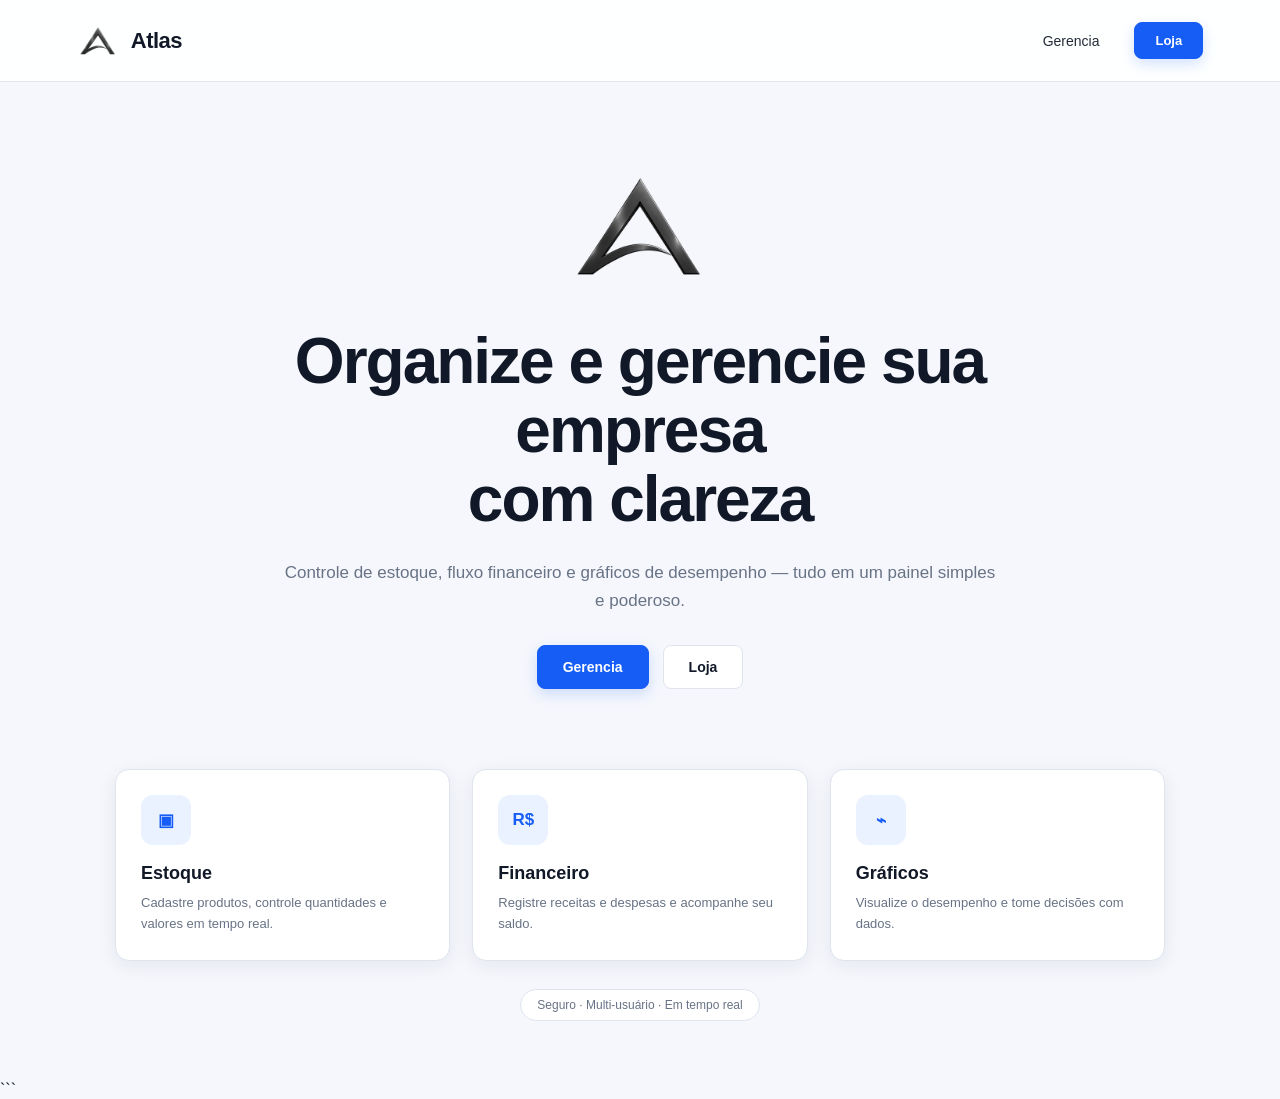
<file: index.html>
<!DOCTYPE html>
<html lang="pt-BR">

<head>
    <meta charset="UTF-8">
    <meta name="viewport" content="width=device-width, initial-scale=1.0">
    <title>Atlas | Gestão</title>
    <link rel="stylesheet" href="style.css">
</head>

<body>

    <div id="app">

        <section id="homePage" class="page">

            <header class="topbar">

                <div class="brand">
                    <img src="img/logo.png" alt="Logo Atlas">
                    <span>Atlas</span>
                </div>

                <div class="top-actions">

                    <button
                        class="link-btn"
                        onclick="abrirLogin()">
                        Gerencia
                    </button>

                    <button
                        class="primary-btn small"
                        type="button">
                        Loja
                    </button>

                </div>

            </header>

            <main class="home-content">

                <img
                    class="main-logo"
                    src="img/logo.png"
                    alt="Logo Atlas">

                <h1>
                    Organize e gerencie sua empresa
                    <br>
                    com clareza
                </h1>

                <p class="subtitle">
                    Controle de estoque, fluxo financeiro e
                    gráficos de desempenho — tudo em um painel
                    simples e poderoso.
                </p>

                <div class="home-buttons">

                    <button
                        class="primary-btn"
                        onclick="abrirLogin()">
                        Gerencia
                    </button>

                    <button
                        class="secondary-btn"
                        type="button">
                        Loja
                    </button>

                </div>

                <div class="feature-grid">

                    <article class="feature-card">

                        <div class="feature-icon">
                            ▣
                        </div>

                        <h3>
                            Estoque
                        </h3>

                        <p>
                            Cadastre produtos, controle
                            quantidades e valores em tempo real.
                        </p>

                    </article>

                    <article class="feature-card">

                        <div class="feature-icon">
                            R$
                        </div>

                        <h3>
                            Financeiro
                        </h3>

                        <p>
                            Registre receitas e despesas
                            e acompanhe seu saldo.
                        </p>

                    </article>

                    <article class="feature-card">

                        <div class="feature-icon">
                            ⌁
                        </div>

                        <h3>
                            Gráficos
                        </h3>

                        <p>
                            Visualize o desempenho e tome
                            decisões com dados.
                        </p>

                    </article>

                </div>

                <div class="security-badge">
                    Seguro · Multi-usuário · Em tempo real
                </div>

            </main>

        </section>

        <section
            id="loginPage"
            class="page hidden">

            <div class="login-layout">

                <div class="login-side">

                    <div class="login-brand">

                        <img
                            src="img/logo.png"
                            alt="Logo Atlas">

                        <span>
                            Atlas
                        </span>

                    </div>

                    <div class="login-card">

                        <h2>
                            Entrar
                        </h2>

                        <p>
                            Acesse seu painel de gestão.
                        </p>

                        <form
                            onsubmit="fazerLogin(event)">

                            <label for="usuario">
                                Usuário ou e-mail
                            </label>

                            <input
                                id="usuario"
                                type="text"
                                autocomplete="username"
                                value="Adm123"
                                required>

                            <label for="senha">
                                Senha
                            </label>

                            <div class="password-wrap">

                                <input
                                    id="senha"
                                    type="password"
                                    autocomplete="current-password"
                                    required>

                                <button
                                    type="button"
                                    class="eye"
                                    onclick="mostrarSenha()">
                                    ◉
                                </button>

                            </div>

                            <button
                                class="primary-btn full"
                                type="submit">
                                Entrar
                            </button>

                        </form>

                        <div
                            id="loginError"
                            class="login-error">
                        </div>

                    </div>

                </div>

                <div class="login-image">

                    <img
                        src="img/tecnologia.jpg"
                        alt="Organização empresarial">

                </div>

            </div>

        </section>

        <section
            id="dashboardPage"
            class="page hidden dashboard">

            <aside class="sidebar">

                <div class="sidebar-brand">

                    <img
                        src="img/logo.png"
                        alt="Logo Atlas">

                    <span>
                        Atlas
                    </span>

                </div>

                <nav>

                    <button
                        class="nav-item active"
                        data-page="cadastro"
                        onclick="abrirPainel('cadastro')">
                        Cadastro
                    </button>

                    <button
                        class="nav-item"
                        data-page="estoque"
                        onclick="abrirPainel('estoque')">
                        Estoque
                    </button>

                    <button
                        class="nav-item"
                        data-page="financeiro"
                        onclick="abrirPainel('financeiro')">
                        Financeiro
                    </button>

                    <button
                        class="nav-item"
                        data-page="graficos"
                        onclick="abrirPainel('graficos')">
                        Gráficos
                    </button>

                </nav>

                <button
                    class="logout-btn"
                    onclick="sair()">
                    Sair
                </button>

            </aside>

            <main class="panel-content">

                <div
                    id="cadastroPanel"
                    class="panel-section">

                    <h2>
                        Cadastro de Produto
                    </h2>

                    <div class="form-card">

                        <form
                            onsubmit="cadastrarProduto(event)">

                            <label for="nomeProduto">
                                Nome
                            </label>

                            <input
                                id="nomeProduto"
                                type="text"
                                required>

                            <label for="precoProduto">
                                Preço
                            </label>

                            <input
                                id="precoProduto"
                                type="number"
                                min="0"
                                step="0.01"
                                required>

                            <label for="quantidadeProduto">
                                Quantidade
                            </label>

                            <input
                                id="quantidadeProduto"
                                type="number"
                                min="0"
                                step="1"
                                required>

                            <label for="validadeProduto">
                                Validade
                            </label>

                            <input
                                id="validadeProduto"
                                type="date"
                                required>

                            <label for="loteProduto">
                                Lote
                            </label>

                            <input
                                id="loteProduto"
                                type="text"
                                required>

                            <button
                                class="primary-btn"
                                type="submit">
                                Cadastrar
                            </button>

                        </form>

                    </div>

                </div>

                <div
                    id="estoquePanel"
                    class="panel-section hidden">

                    <h2>
                        Estoque
                    </h2>

                    <div class="table-card">

                        <table>

                            <thead>

                                <tr>

                                    <th>Nome</th>
                                    <th>Preço</th>
                                    <th>Quantidade</th>
                                    <th>Validade</th>
                                    <th>Lote</th>
                                    <th>Ações</th>

                                </tr>

                            </thead>

                            <tbody id="estoqueBody">
                            </tbody>

                        </table>

                        <div
                            id="estoqueVazio"
                            class="empty-state">
                            Nenhum produto cadastrado.
                        </div>

                    </div>

                </div>

                <div
                    id="financeiroPanel"
                    class="panel-section hidden">

                    <h2>
                        Financeiro
                    </h2>

                    <div class="summary-grid">

                        <div class="summary-card">

                            <span>
                                Entradas
                            </span>

                            <strong id="totalEntradas">
                                R$ 0,00
                            </strong>

                        </div>

                        <div class="summary-card">

                            <span>
                                Saídas
                            </span>

                            <strong id="totalSaidas">
                                R$ 0,00
                            </strong>

                        </div>

                        <div class="summary-card">

                            <span>
                                Saldo
                            </span>

                            <strong id="saldoFinanceiro">
                                R$ 0,00
                            </strong>

                        </div>

                    </div>

                    <div class="finance-card">

                        <span class="section-label">
                            Lançar movimentação
                        </span>

                        <div class="movement-form">

                            <select id="tipoMovimento">

                                <option value="saida">
                                    Saída
                                </option>

                                <option value="entrada">
                                    Entrada
                                </option>

                            </select>

                            <input
                                id="valorMovimento"
                                type="number"
                                min="0"
                                step="0.01"
                                placeholder="Valor">

                            <input
                                id="descricaoMovimento"
                                type="text"
                                placeholder="Descrição">

                            <button
                                class="primary-btn"
                                onclick="adicionarMovimento()">
                                Adicionar
                            </button>

                        </div>

                    </div>

                    <div class="finance-card period-card">

                        <div class="period-header">

                            <span class="section-label">
                                Comparativo por período
                            </span>

                            <div class="period-buttons">

                                <button
                                    onclick="selecionarPeriodo(this)">
                                    Dia
                                </button>

                                <button
                                    onclick="selecionarPeriodo(this)">
                                    Semana
                                </button>

                                <button
                                    class="selected"
                                    onclick="selecionarPeriodo(this)">
                                    Mês
                                </button>

                                <button
                                    onclick="selecionarPeriodo(this)">
                                    Ano
                                </button>

                            </div>

                        </div>

                        <table>

                            <thead>

                                <tr>

                                    <th>Período</th>
                                    <th>Entradas</th>
                                    <th>Saídas</th>
                                    <th>Saldo</th>

                                </tr>

                            </thead>

                            <tbody id="periodoBody">
                            </tbody>

                        </table>

                    </div>

                </div>

                <div
                    id="graficosPanel"
                    class="panel-section hidden">

                    <h2>
                        Gráficos
                    </h2>

                    <div class="charts-grid">

                        <div class="chart-card">

                            <h3>
                                Movimentação financeira
                            </h3>

                            <canvas
                                id="financeChart">
                            </canvas>

                        </div>

                        <div class="chart-card">

                            <h3>
                                Quantidade em estoque
                            </h3>

                            <canvas
                                id="stockChart">
                            </canvas>

                        </div>

                    </div>

                </div>

            </main>

        </section>

    </div>

    <script src="script.js"></script>

</body>

</html>
```
</file>
<file: style.css>
* {
    box-sizing: border-box;
}

:root {
    --bg: #f5f7fc;
    --white: #ffffff;
    --text: #111827;
    --muted: #687386;
    --line: #dfe4ed;
    --blue: #155df5;
    --blue-dark: #0849d8;
    --blue-light: #eaf1ff;
    --green: #18a957;
    --red: #e04444;
    --shadow: 0 5px 20px rgba(20, 35, 65, 0.07);
}

html,
body {
    margin: 0;
    min-height: 100%;
    font-family: "Segoe UI", Arial, sans-serif;
    background: var(--bg);
    color: var(--text);
}

body {
    overflow-x: hidden;
}

button,
input,
select {
    font: inherit;
}

button {
    cursor: pointer;
}

.hidden {
    display: none !important;
}

.primary-btn,
.secondary-btn {
    border-radius: 8px;
    padding: 13px 25px;
    font-size: 14px;
    font-weight: 600;
    transition: 0.2s;
}

.primary-btn {
    background: var(--blue);
    color: white;
    border: 1px solid var(--blue);
    box-shadow: 0 5px 14px rgba(21, 93, 245, 0.18);
}

.primary-btn:hover {
    background: var(--blue-dark);
    transform: translateY(-2px);
}

.secondary-btn {
    background: white;
    color: var(--text);
    border: 1px solid var(--line);
}

.secondary-btn:hover {
    border-color: var(--blue);
    color: var(--blue);
}

.primary-btn.small {
    padding: 10px 20px;
    font-size: 13px;
}

.primary-btn.full {
    width: 100%;
}

.topbar {
    width: 100%;
    height: 82px;

    padding: 0 6%;

    display: flex;
    align-items: center;
    justify-content: space-between;

    background: rgba(255, 255, 255, 0.95);
    border-bottom: 1px solid var(--line);
}

.brand {
    display: flex;
    align-items: center;
    gap: 12px;
}

.brand img {
    width: 42px;
    height: 42px;
    object-fit: contain;
}

.brand span {
    font-size: 22px;
    font-weight: 700;
    letter-spacing: -0.5px;
}

.top-actions {
    display: flex;
    align-items: center;
    gap: 25px;
}

.link-btn {
    border: 0;
    background: transparent;
    color: #252c38;
    font-size: 14px;
    font-weight: 500;
    padding: 10px;
}

.link-btn:hover {
    color: var(--blue);
}

.home-content {
    width: min(1200px, 92%);
    margin: 0 auto;

    min-height: calc(100vh - 82px);

    text-align: center;

    padding: 70px 30px 60px;

    display: flex;
    flex-direction: column;
    align-items: center;
}

.main-logo {
    width: 150px;
    height: 150px;

    object-fit: contain;

    margin-bottom: 25px;
}

.home-content h1 {
    margin: 0;

    max-width: 900px;

    font-size: clamp(40px, 5vw, 64px);

    line-height: 1.08;

    letter-spacing: -2px;

    font-weight: 750;
}

.subtitle {
    max-width: 720px;

    margin: 25px 0 30px;

    color: var(--muted);

    font-size: 17px;

    line-height: 1.65;
}

.home-buttons {
    display: flex;
    justify-content: center;
    gap: 14px;

    margin-bottom: 15px;
}

.feature-grid {
    width: 100%;
    max-width: 1050px;

    display: grid;

    grid-template-columns: repeat(3, 1fr);

    gap: 22px;

    margin: 65px auto 0;
}

.feature-card {
    min-height: 190px;

    background: var(--white);

    border: 1px solid var(--line);

    border-radius: 14px;

    padding: 25px;

    text-align: left;

    box-shadow: var(--shadow);

    transition: 0.2s;
}

.feature-card:hover {
    transform: translateY(-4px);

    box-shadow:
        0 12px 30px rgba(20, 35, 65, 0.1);
}

.feature-icon {
    width: 50px;
    height: 50px;

    border-radius: 12px;

    background: var(--blue-light);

    display: grid;
    place-items: center;

    color: var(--blue);

    font-size: 17px;

    font-weight: 700;
}

.feature-card h3 {
    margin: 18px 0 9px;

    font-size: 18px;
}

.feature-card p {
    margin: 0;

    color: var(--muted);

    font-size: 13px;

    line-height: 1.6;
}

.security-badge {
    display: inline-block;

    margin-top: 28px;

    padding: 8px 16px;

    border-radius: 20px;

    background: white;

    border: 1px solid var(--line);

    color: var(--muted);

    font-size: 12px;
}

.login-layout {
    min-height: 100vh;

    display: grid;

    grid-template-columns: 430px 1fr;

    align-items: center;

    gap: 80px;

    padding: 50px 7%;
}

.login-side {
    display: flex;

    flex-direction: column;

    align-items: center;
}

.login-brand {
    display: flex;
    align-items: center;

    gap: 12px;

    margin-bottom: 25px;
}

.login-brand img {
    width: 50px;
    height: 50px;

    object-fit: contain;
}

.login-brand span {
    font-size: 24px;
    font-weight: 700;
}

.login-card {
    width: 100%;

    max-width: 410px;

    background: white;

    border: 1px solid var(--line);

    border-radius: 15px;

    padding: 32px;

    box-shadow: var(--shadow);
}

.login-card h2 {
    font-size: 29px;

    margin: 0 0 8px;
}

.login-card > p {
    font-size: 14px;

    color: var(--muted);

    margin: 0 0 25px;
}

label {
    display: block;

    font-size: 13px;

    font-weight: 500;

    margin: 17px 0 7px;
}

input,
select {
    width: 100%;

    height: 46px;

    padding: 0 13px;

    border: 1px solid #d8dee8;

    border-radius: 8px;

    background: white;

    color: var(--text);

    outline: none;

    font-size: 13px;
}

input:focus,
select:focus {
    border-color: var(--blue);

    box-shadow:
        0 0 0 3px rgba(21, 93, 245, 0.09);
}

.password-wrap {
    position: relative;
}

.password-wrap input {
    padding-right: 45px;
}

.eye {
    position: absolute;

    right: 5px;
    top: 5px;

    width: 36px;
    height: 36px;

    border: 0;

    background: transparent;

    color: #6f7887;
}

.login-card .primary-btn {
    margin-top: 22px;

    height: 46px;
}

.login-error {
    text-align: center;

    color: var(--red);

    font-size: 12px;

    margin-top: 12px;
}

.login-image {
    display: flex;

    justify-content: center;

    align-items: center;
}

.login-image img {
    width: 100%;
    max-width: 720px;

    height: 500px;

    object-fit: cover;

    border-radius: 16px;

    box-shadow: var(--shadow);
}

.dashboard {
    min-height: 100vh;

    display: flex;
}

.sidebar {
    width: 230px;

    flex-shrink: 0;

    background: white;

    border-right: 1px solid var(--line);

    padding: 25px 14px;

    display: flex;

    flex-direction: column;
}

.sidebar-brand {
    display: flex;

    align-items: center;

    gap: 12px;

    padding: 0 13px;

    margin-bottom: 35px;
}

.sidebar-brand img {
    width: 40px;
    height: 40px;

    object-fit: contain;
}

.sidebar-brand span {
    font-size: 20px;
    font-weight: 700;
}

.sidebar nav {
    display: flex;

    flex-direction: column;

    gap: 7px;
}

.nav-item {
    width: 100%;

    border: 0;

    background: transparent;

    color: #3c4552;

    text-align: left;

    padding: 14px 15px;

    border-radius: 8px;

    font-size: 14px;

    font-weight: 500;

    transition: 0.15s;
}

.nav-item:hover {
    background: var(--blue-light);

    color: var(--blue);
}

.nav-item.active {
    background: var(--blue);

    color: white;

    box-shadow:
        0 4px 12px rgba(21, 93, 245, 0.18);
}

.logout-btn {
    margin-top: auto;

    height: 42px;

    background: white;

    border: 1px solid var(--line);

    border-radius: 8px;

    font-size: 13px;

    color: #5e6672;
}

.logout-btn:hover {
    color: var(--red);

    border-color: #efb1b1;
}

.panel-content {
    flex: 1;

    padding: 38px 45px;

    overflow: auto;
}

.panel-section > h2 {
    font-size: 27px;

    margin: 0 0 25px;

    letter-spacing: -0.5px;
}

.form-card {
    width: 100%;

    max-width: 650px;

    background: white;

    border: 1px solid var(--line);

    border-radius: 14px;

    padding: 30px;

    box-shadow: var(--shadow);
}

.form-card label {
    margin-top: 18px;
}

.form-card input {
    height: 48px;
}

.form-card .primary-btn {
    margin-top: 25px;
}

.table-card {
    background: white;

    border: 1px solid var(--line);

    border-radius: 14px;

    box-shadow: var(--shadow);

    overflow: hidden;
}

th,
td {
    text-align: left;

    padding: 17px 18px;

    font-size: 13px;

    border-bottom: 1px solid #edf0f5;
}

th {
    color: #687386;

    font-weight: 600;

    background: #fafbfe;
}

td {
    color: #343a45;
}

.empty-state {
    text-align: center;

    color: #818996;

    padding: 45px;

    font-size: 13px;
}

.delete-btn {
    border: 0;

    background: #fff1f1;

    color: var(--red);

    border-radius: 6px;

    padding: 7px 12px;

    font-size: 12px;
}

.summary-grid {
    display: grid;

    grid-template-columns: repeat(3, 1fr);

    gap: 18px;

    margin-bottom: 22px;
}

.summary-card {
    background: white;

    border: 1px solid var(--line);

    border-radius: 13px;

    box-shadow: var(--shadow);

    padding: 24px;
}

.summary-card span {
    display: block;

    font-size: 13px;

    color: var(--muted);

    margin-bottom: 9px;
}

.summary-card strong {
    font-size: 25px;
}

.summary-card:nth-child(1) strong {
    color: var(--green);
}

.summary-card:nth-child(2) strong {
    color: var(--red);
}

.finance-card {
    background: white;

    border: 1px solid var(--line);

    border-radius: 13px;

    box-shadow: var(--shadow);

    padding: 23px;

    margin-bottom: 20px;
}

.section-label {
    display: block;

    font-size: 14px;

    font-weight: 600;

    margin-bottom: 12px;
}

.movement-form {
    display: grid;

    grid-template-columns: 130px 180px 1fr auto;

    gap: 10px;
}

.movement-form input,
.movement-form select {
    height: 45px;
}

.period-header {
    display: flex;

    justify-content: space-between;

    align-items: center;
}

.period-buttons {
    display: flex;

    gap: 5px;
}

.period-buttons button {
    border: 0;

    background: #eef1f7;

    border-radius: 6px;

    padding: 8px 13px;

    font-size: 11px;

    color: #626b78;
}

.period-buttons button.selected {
    background: var(--blue);

    color: white;
}

.charts-grid {
    display: grid;

    grid-template-columns: repeat(2, 1fr);

    gap: 22px;
}

.chart-card {
    background: white;

    border: 1px solid var(--line);

    border-radius: 14px;

    box-shadow: var(--shadow);

    padding: 23px;
}

.chart-card h3 {
    font-size: 16px;

    margin: 0 0 15px;
}

canvas {
    width: 100%;

    height: 330px;

    display: block;
}

@media (max-width: 1000px) {

    .login-layout {
        grid-template-columns: 1fr;

        gap: 40px;

        padding: 40px 5%;
    }

    .login-image {
        order: -1;
    }

    .login-image img {
        max-width: 700px;

        height: 350px;
    }

    .feature-grid {
        grid-template-columns: 1fr;
    }

    .charts-grid {
        grid-template-columns: 1fr;
    }

    .movement-form {
        grid-template-columns: 1fr 1fr;
    }
}

@media (max-width: 700px) {

    .topbar {
        padding: 0 20px;
    }

    .brand img {
        width: 35px;
        height: 35px;
    }

    .brand span {
        font-size: 19px;
    }

    .home-content {
        width: 100%;

        padding: 50px 20px;
    }

    .main-logo {
        width: 110px;
        height: 110px;
    }

    .home-content h1 {
        font-size: 38px;

        letter-spacing: -1.3px;
    }

    .subtitle {
        font-size: 15px;
    }

    .feature-grid {
        margin-top: 40px;
    }

    .dashboard {
        flex-direction: column;
    }

    .sidebar {
        width: 100%;

        padding: 12px;

        border-right: 0;

        border-bottom: 1px solid var(--line);
    }

    .sidebar-brand {
        margin-bottom: 10px;
    }

    .sidebar nav {
        flex-direction: row;

        overflow-x: auto;
    }

    .nav-item {
        white-space: nowrap;
    }

    .logout-btn {
        margin-top: 10px;
    }

    .panel-content {
        padding: 25px 18px;
    }

    .summary-grid {
        grid-template-columns: 1fr;
    }

    .movement-form {
        grid-template-columns: 1fr;
    }

    .period-header {
        align-items: flex-start;

        flex-direction: column;

        gap: 12px;
    }

    .table-card {
        overflow-x: auto;
    }

    table {
        min-width: 700px;
    }
}
</file>
